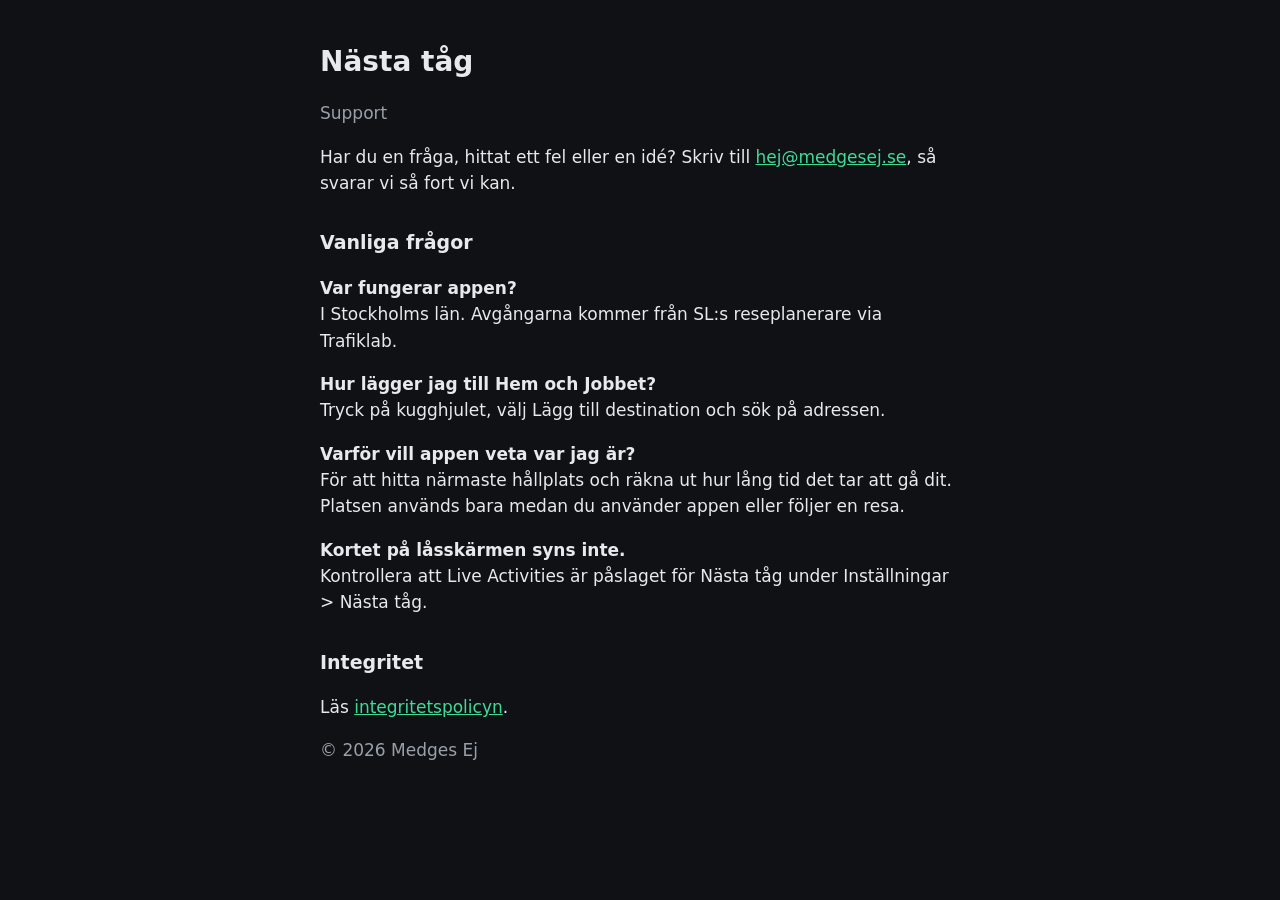
<file: site/support/index.html>
<!doctype html>
<html lang="sv">
<meta charset="utf-8">
<meta name="viewport" content="width=device-width, initial-scale=1">
<title>Support – Nästa tåg</title>
<link rel="icon" href="/nasta-tag/icon.svg">
<style>
  body { font: 17px/1.55 -apple-system, system-ui, sans-serif; max-width: 640px; margin: 0 auto; padding: 40px 20px; background: #0f1115; color: #e8e9ec; }
  h1 { font-size: 28px; margin: 0 0 4px; } h2 { font-size: 19px; margin-top: 32px; }
  a { color: #3ddc97; } .muted { color: #9aa0aa; }
</style>
<h1>Nästa tåg</h1>
<p class="muted">Support</p>

<p>Har du en fråga, hittat ett fel eller en idé? Skriv till <a href="mailto:hej@medgesej.se">hej@medgesej.se</a>, så svarar vi så fort vi kan.</p>

<h2>Vanliga frågor</h2>
<p><strong>Var fungerar appen?</strong><br>I Stockholms län. Avgångarna kommer från SL:s reseplanerare via Trafiklab.</p>
<p><strong>Hur lägger jag till Hem och Jobbet?</strong><br>Tryck på kugghjulet, välj Lägg till destination och sök på adressen.</p>
<p><strong>Varför vill appen veta var jag är?</strong><br>För att hitta närmaste hållplats och räkna ut hur lång tid det tar att gå dit. Platsen används bara medan du använder appen eller följer en resa.</p>
<p><strong>Kortet på låsskärmen syns inte.</strong><br>Kontrollera att Live Activities är påslaget för Nästa tåg under Inställningar &gt; Nästa tåg.</p>

<h2>Integritet</h2>
<p>Läs <a href="/nasta-tag/integritet.html">integritetspolicyn</a>.</p>

<p class="muted">© 2026 Medges Ej</p>
</html>
</file>
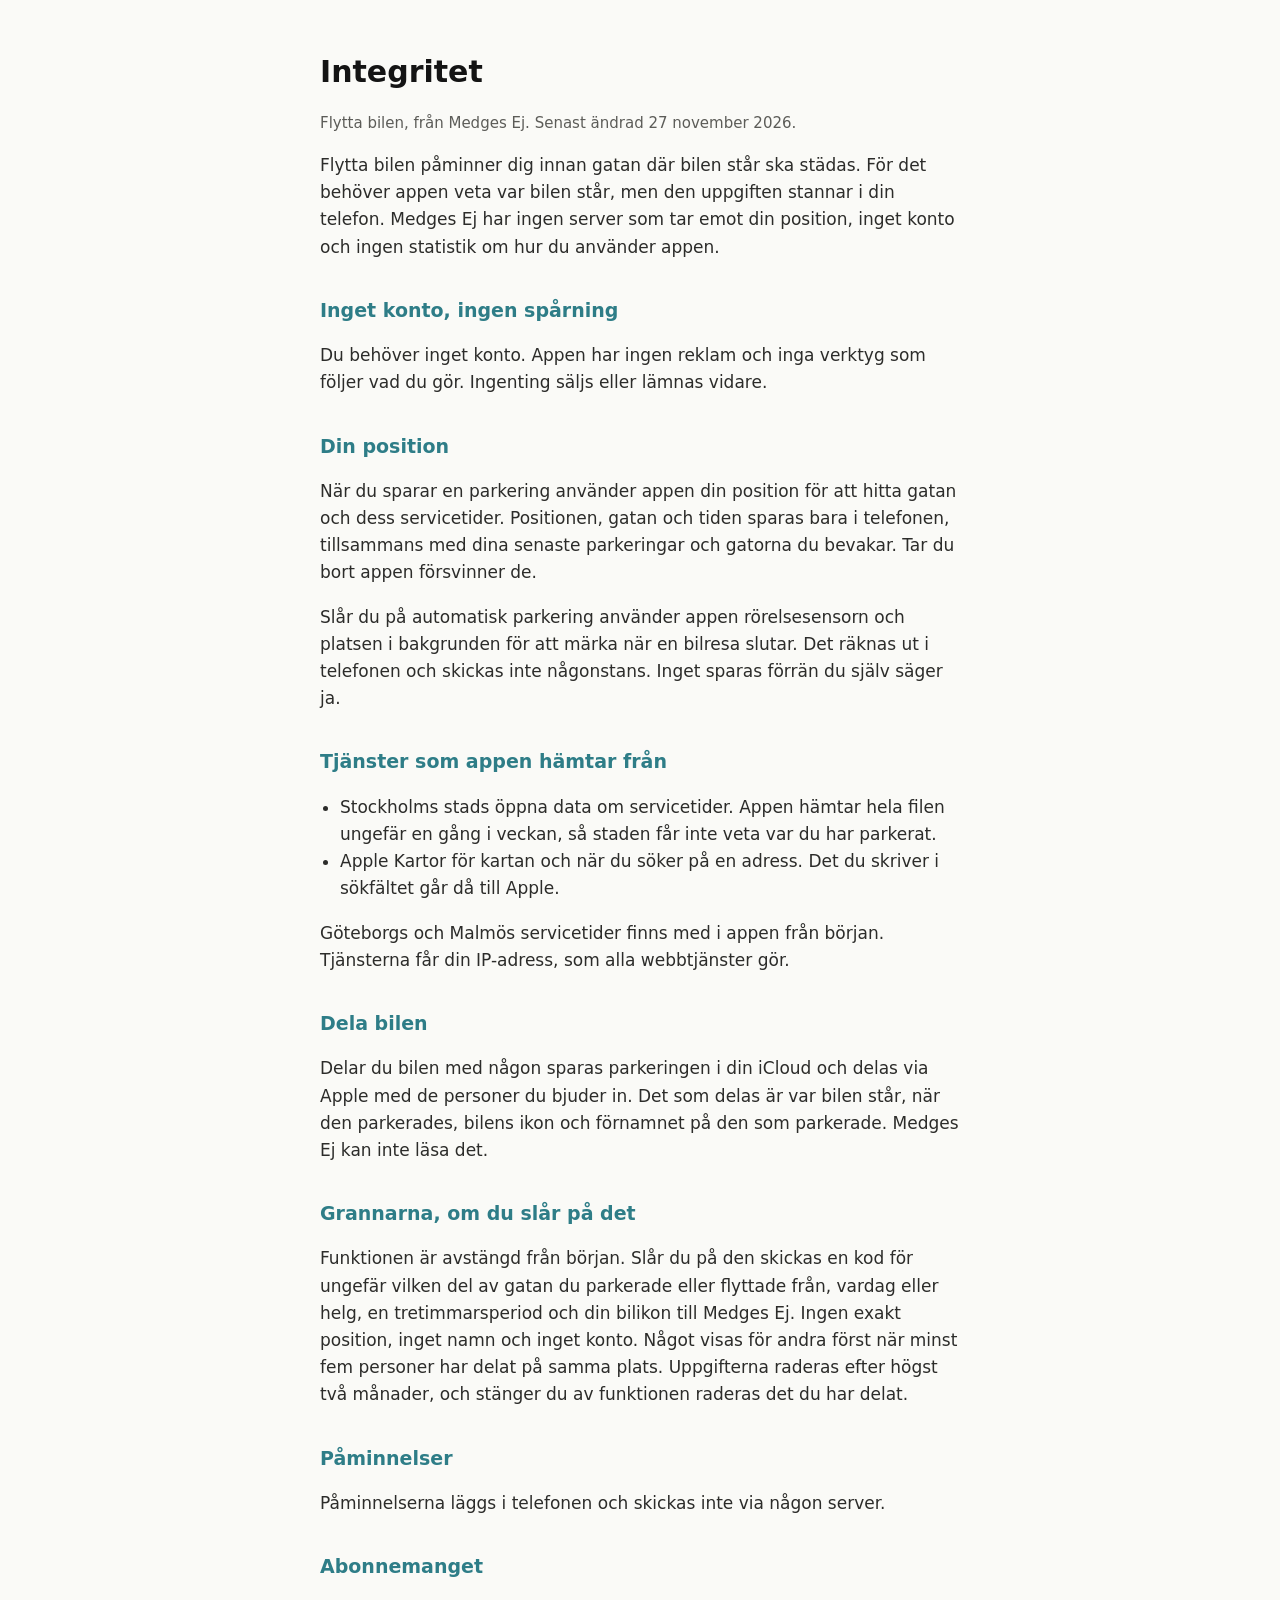
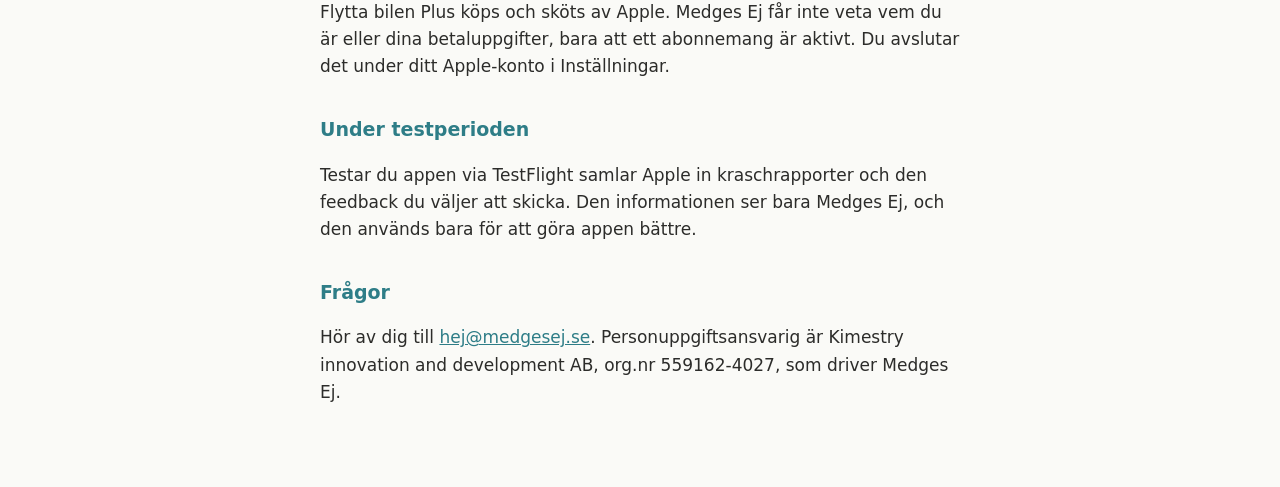
<file: site/flytta-bilen/integritet/index.html>
<!doctype html>
<html lang="sv">
<head>
<meta charset="utf-8">
<meta name="viewport" content="width=device-width, initial-scale=1">
<title>Integritet – Flytta bilen</title>
<meta name="description" content="Så hanterar Flytta bilen dina uppgifter.">
<link rel="icon" href="/favicon.svg">
<style>
  :root { color-scheme: light dark; --bg: #FAFAF7; --fg: #141414; --text: #2C2C2A; --muted: #5C5C58; --accent: #2E7D87; }
  @media (prefers-color-scheme: dark) {
    :root { --bg: #281E2A; --fg: #F3EDE7; --text: #DDD5D8; --muted: #B3A8B2; --accent: #9ECAD0; }
  }
  body { margin: 0; background: var(--bg); color: var(--fg); font: 17px/1.6 -apple-system, system-ui, sans-serif; }
  main { max-width: 640px; margin: 0 auto; padding: 48px 24px 64px; }
  h1 { font-size: 30px; margin: 0 0 4px; }
  h2 { font-size: 19px; margin: 34px 0 6px; color: var(--accent); }
  p, li { color: var(--text); }
  ul { padding-left: 20px; }
  .muted { color: var(--muted); font-size: 15px; }
  a { color: var(--accent); }
</style>
</head>
<body>
<main>
<h1>Integritet</h1>
<p class="muted">Flytta bilen, från Medges Ej. Senast ändrad 27 november 2026.</p>

<p>Flytta bilen påminner dig innan gatan där bilen står ska städas. För det behöver appen veta var bilen står, men den uppgiften stannar i din telefon. Medges Ej har ingen server som tar emot din position, inget konto och ingen statistik om hur du använder appen.</p>

<h2>Inget konto, ingen spårning</h2>
<p>Du behöver inget konto. Appen har ingen reklam och inga verktyg som följer vad du gör. Ingenting säljs eller lämnas vidare.</p>

<h2>Din position</h2>
<p>När du sparar en parkering använder appen din position för att hitta gatan och dess servicetider. Positionen, gatan och tiden sparas bara i telefonen, tillsammans med dina senaste parkeringar och gatorna du bevakar. Tar du bort appen försvinner de.</p>
<p>Slår du på automatisk parkering använder appen rörelsesensorn och platsen i bakgrunden för att märka när en bilresa slutar. Det räknas ut i telefonen och skickas inte någonstans. Inget sparas förrän du själv säger ja.</p>

<h2>Tjänster som appen hämtar från</h2>
<ul>
  <li>Stockholms stads öppna data om servicetider. Appen hämtar hela filen ungefär en gång i veckan, så staden får inte veta var du har parkerat.</li>
  <li>Apple Kartor för kartan och när du söker på en adress. Det du skriver i sökfältet går då till Apple.</li>
</ul>
<p>Göteborgs och Malmös servicetider finns med i appen från början. Tjänsterna får din IP-adress, som alla webbtjänster gör.</p>

<h2>Dela bilen</h2>
<p>Delar du bilen med någon sparas parkeringen i din iCloud och delas via Apple med de personer du bjuder in. Det som delas är var bilen står, när den parkerades, bilens ikon och förnamnet på den som parkerade. Medges Ej kan inte läsa det.</p>

<h2>Grannarna, om du slår på det</h2>
<p>Funktionen är avstängd från början. Slår du på den skickas en kod för ungefär vilken del av gatan du parkerade eller flyttade från, vardag eller helg, en tretimmarsperiod och din bilikon till Medges Ej. Ingen exakt position, inget namn och inget konto. Något visas för andra först när minst fem personer har delat på samma plats. Uppgifterna raderas efter högst två månader, och stänger du av funktionen raderas det du har delat.</p>

<h2>Påminnelser</h2>
<p>Påminnelserna läggs i telefonen och skickas inte via någon server.</p>

<h2>Abonnemanget</h2>
<p>Flytta bilen Plus köps och sköts av Apple. Medges Ej får inte veta vem du är eller dina betaluppgifter, bara att ett abonnemang är aktivt. Du avslutar det under ditt Apple-konto i Inställningar.</p>

<h2>Under testperioden</h2>
<p>Testar du appen via TestFlight samlar Apple in kraschrapporter och den feedback du väljer att skicka. Den informationen ser bara Medges Ej, och den används bara för att göra appen bättre.</p>

<h2>Frågor</h2>
<p>Hör av dig till <a href="mailto:hej@medgesej.se">hej@medgesej.se</a>. Personuppgiftsansvarig är Kimestry innovation and development AB, org.nr 559162-4027, som driver Medges Ej.</p>
</main>
</body>
</html>
</file>
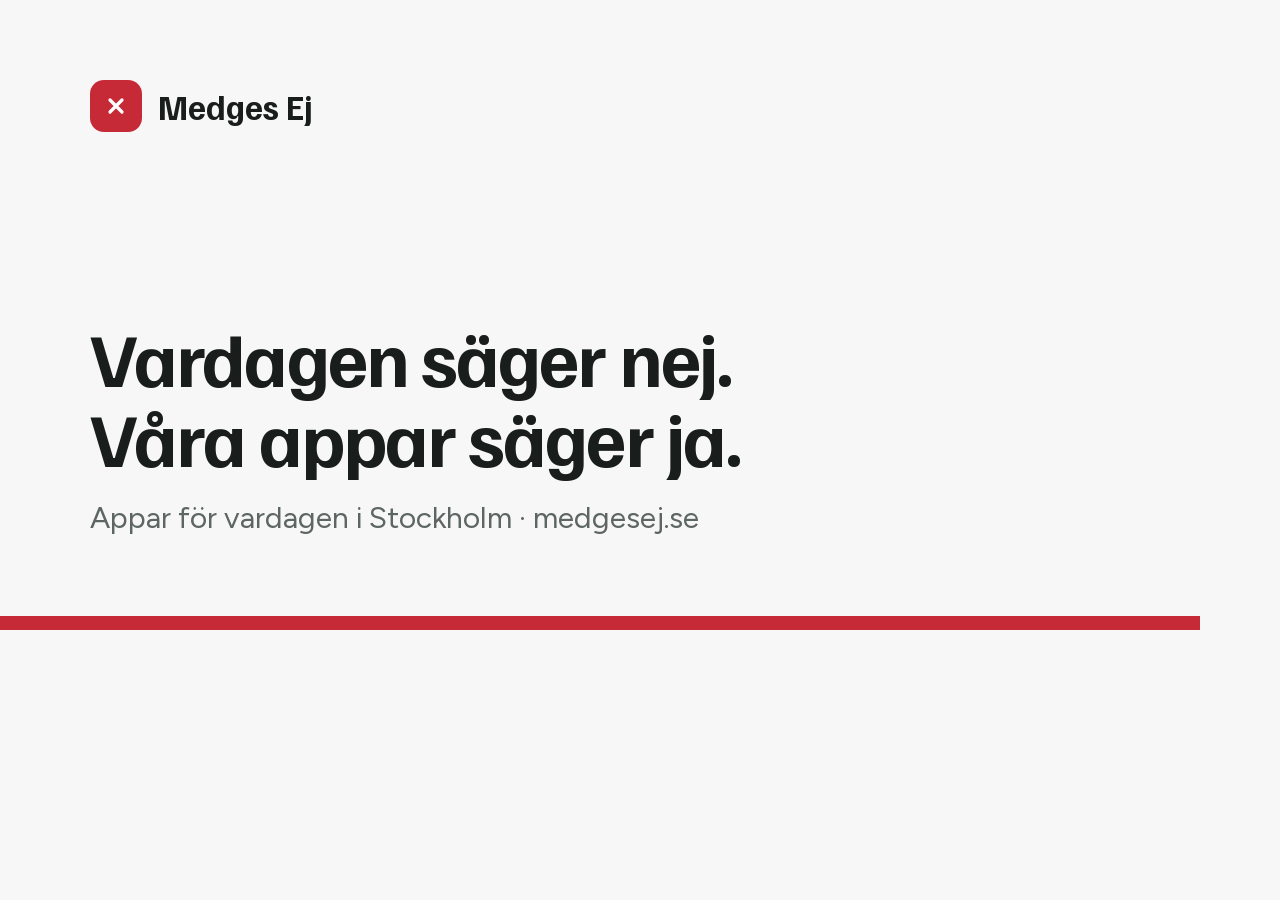
<file: tools/og.html>
<!doctype html>
<html lang="sv"><meta charset="utf-8">
<!-- Delningsbilden (1200×630). Rendera om med tools/render.sh. -->
<style>
  @font-face { font-family: "Familjen Grotesk"; src: url("../site/fonts/familjen-grotesk-latin.woff2"); font-weight: 400 700; }
  @font-face { font-family: "Figtree"; src: url("../site/fonts/figtree-latin.woff2"); font-weight: 300 900; }
  html, body { margin: 0; width: 1200px; height: 630px; overflow: hidden; background: #f6f7f6; color: #191d1c; font-family: "Figtree", sans-serif; }
  .og { box-sizing: border-box; width: 1200px; height: 630px; padding: 80px 90px; display: flex; flex-direction: column; justify-content: space-between; border-bottom: 14px solid #c62a36; }
  .logo { display: flex; align-items: center; gap: 16px; font-family: "Familjen Grotesk", sans-serif; font-weight: 700; font-size: 34px; }
  .mark { width: 52px; height: 52px; border-radius: 14px; background: #c62a36; display: grid; place-items: center; }
  .mark svg { width: 24px; height: 24px; }
  h1 { font-family: "Familjen Grotesk", sans-serif; font-weight: 700; font-size: 76px; line-height: 1.05; letter-spacing: -0.025em; margin: 0 0 22px; max-width: 900px; }
  p { font-size: 30px; color: #5d6663; margin: 0; }
</style>
<div class="og">
  <div class="logo"><span class="mark"><svg viewBox="0 0 24 24" fill="none" stroke="#fff" stroke-width="3.2" stroke-linecap="round"><path d="M6 6l12 12M18 6L6 18"/></svg></span>Medges Ej</div>
  <div>
    <h1>Vardagen säger nej.<br>Våra appar säger ja.</h1>
    <p>Appar för vardagen i Stockholm · medgesej.se</p>
  </div>
</div>
</html>
</file>
